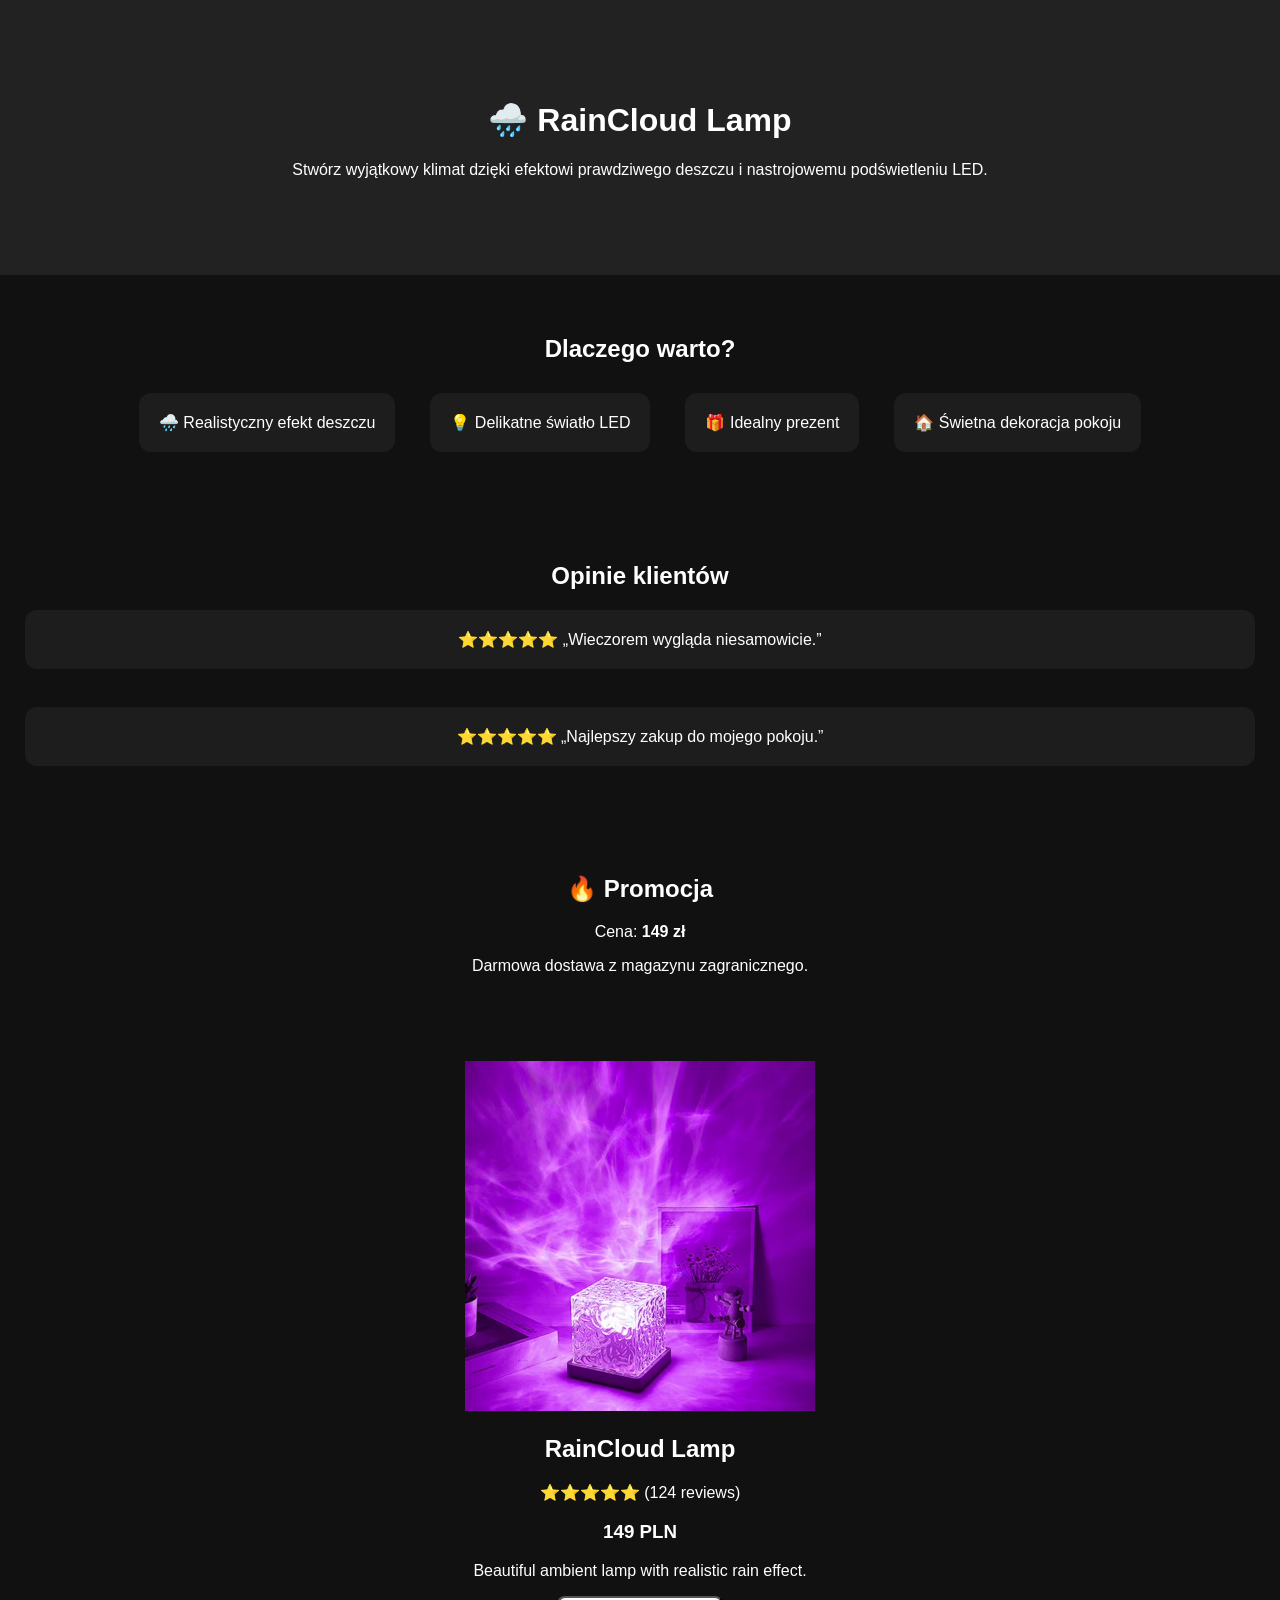
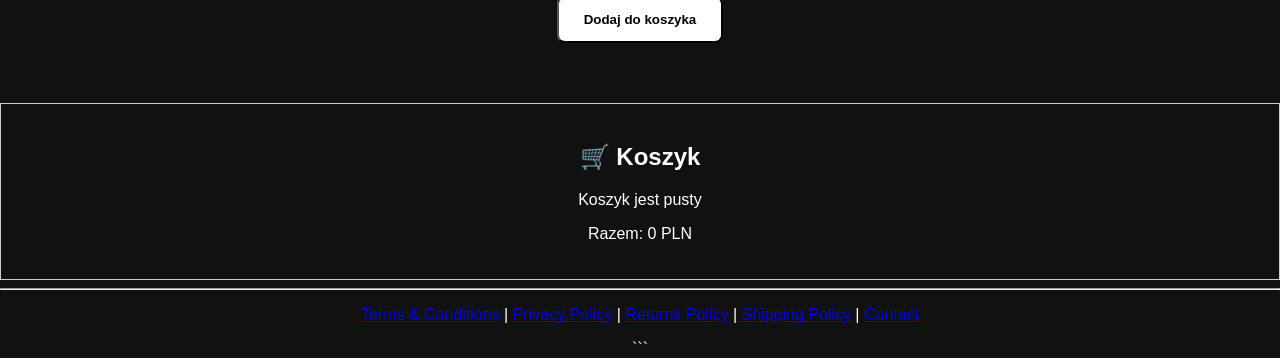
<file: index.html>
<!DOCTYPE html>
<html lang="pl">
<head>
<meta charset="UTF-8">
<meta name="viewport" content="width=device-width, initial-scale=1.0">
<title>RainCloud Lamp</title>
<link rel="stylesheet" href="style.css">
</head>

<body>

<header class="hero">
<h1>🌧️ RainCloud Lamp</h1>
<p>Stwórz wyjątkowy klimat dzięki efektowi prawdziwego deszczu i nastrojowemu podświetleniu LED.</p>



</header>

<section>

<h2>Dlaczego warto?</h2>

<div class="grid">

<div class="box">
🌧️ Realistyczny efekt deszczu
</div>

<div class="box">
💡 Delikatne światło LED
</div>

<div class="box">
🎁 Idealny prezent
</div>

<div class="box">
🏠 Świetna dekoracja pokoju
</div>

</div>

</section>

<section>

<h2>Opinie klientów</h2>

<div class="box">
⭐⭐⭐⭐⭐
„Wieczorem wygląda niesamowicie.”
</div>

<br>

<div class="box">
⭐⭐⭐⭐⭐
„Najlepszy zakup do mojego pokoju.”
</div>

</section>

<section>

<h2>🔥 Promocja</h2>

<p>
Cena: <b>149 zł</b>
</p>

<p>
Darmowa dostawa z magazynu zagranicznego.
</p>

</section>
<section id="product">

<img
src="rainlamp.avif"
width="350">

<h2>RainCloud Lamp</h2>

<p>⭐⭐⭐⭐⭐ (124 reviews)</p>

<h3>149 PLN</h3>

<p>
Beautiful ambient lamp with realistic rain effect.
</p>

<button
class="btn"
onclick="addToCart()">

Dodaj do koszyka

</button>
</section>

<section id="cart">

<h2>🛒 Koszyk</h2>

<p id="cart-items">
Koszyk jest pusty
</p>

<p id="cart-total">
Razem: 0 PLN
</p>

</section>



<footer>

<hr>

<p>

<a href="terms.html">Terms & Conditions</a>

|

<a href="privacy.html">Privacy Policy</a>

|

<a href="returns.html">Returns Policy</a>

|

<a href="shipping.html">Shipping Policy</a>

|

<a href="contact.html">Contact</a>

</p>

</footer>
```

<script src="script.js"></script>

</body>
</html>
</file>
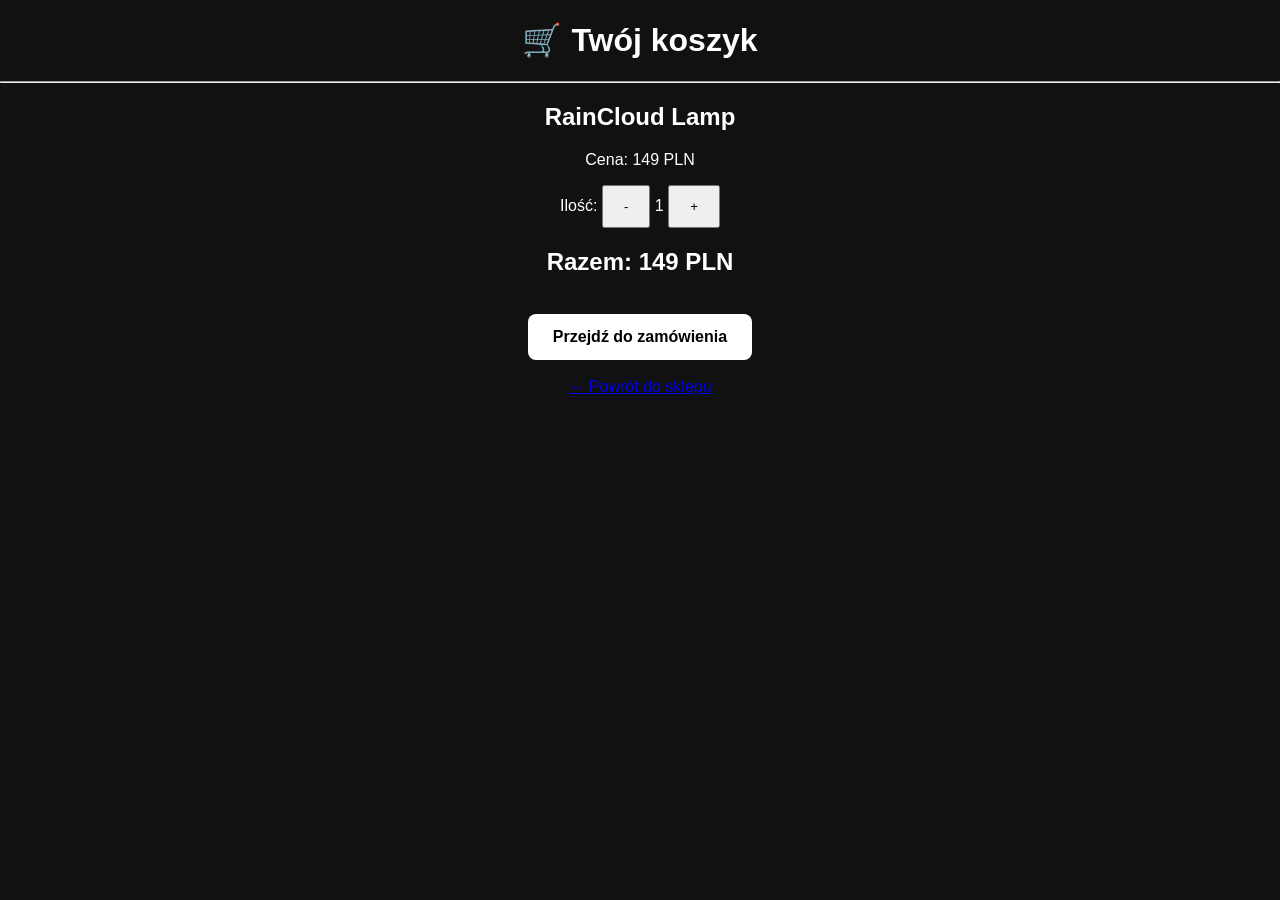
<file: cart.html>
<!DOCTYPE html>
<html lang="pl">

<head>

<meta charset="UTF-8">
<meta name="viewport" content="width=device-width, initial-scale=1.0">

<title>Koszyk</title>

<link rel="stylesheet" href="style.css">

</head>

<body>

<h1>🛒 Twój koszyk</h1>

<hr>

<h2>RainCloud Lamp</h2>

<p>Cena: 149 PLN</p>

<p>

Ilość:

<button onclick="zmniejsz()">

-

</button>

<span id="ilosc">

1

</span>

<button onclick="zwieksz()">

+

</button>

</p>

<h2>

Razem:

<span id="razem">

149 PLN

</span>

</h2>

<br>

<a class="btn" href="checkout.html">

Przejdź do zamówienia

</a>

<br><br>

<a href="index.html">

← Powrót do sklepu

</a>
<script src="script.js"></script>
</body>

</html>
</file>
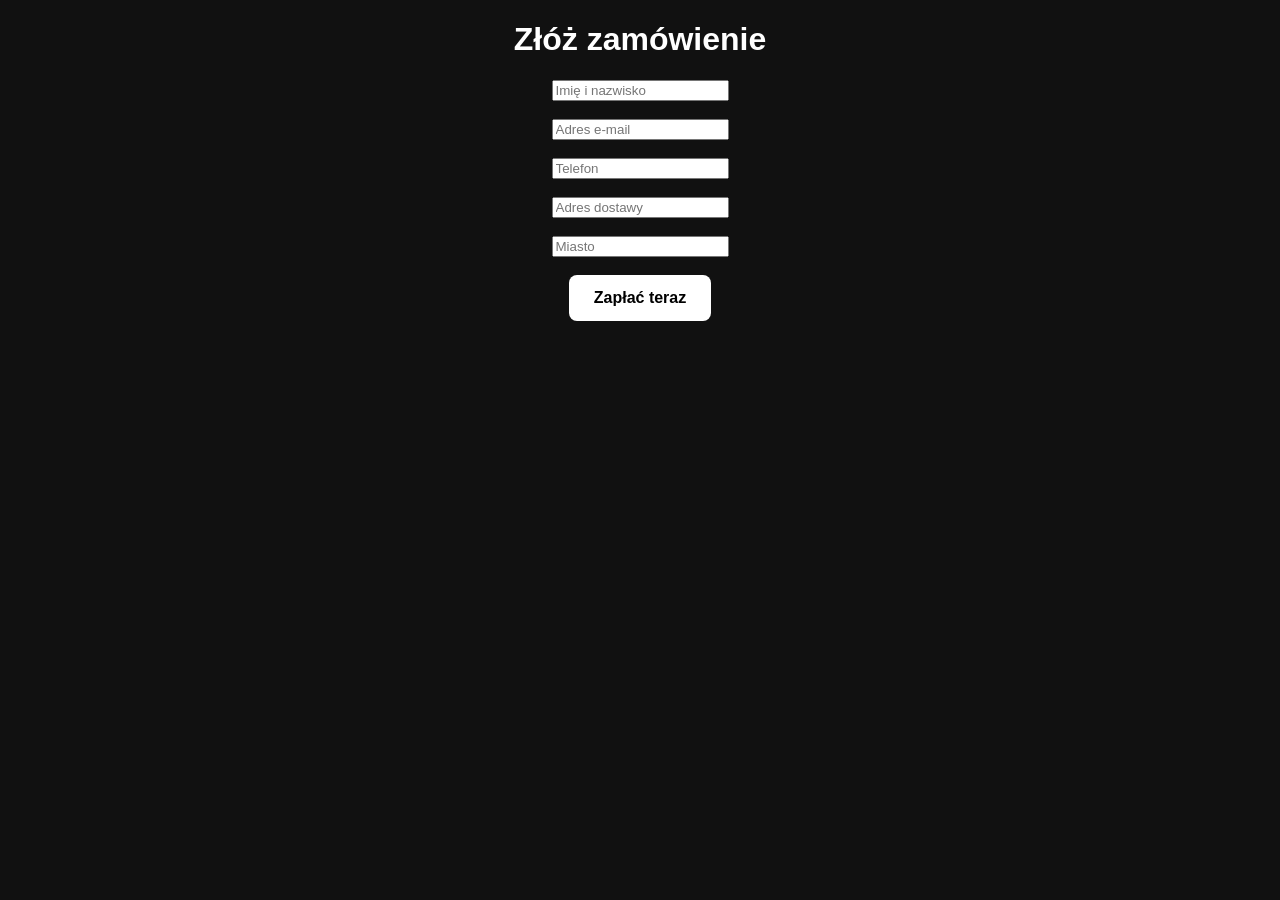
<file: checkout.html>
<!DOCTYPE html>
<html lang="pl">

<head>

<meta charset="UTF-8">

<meta name="viewport"
content="width=device-width, initial-scale=1.0">

<title>Zamówienie</title>

<link rel="stylesheet"
href="style.css">

</head>

<body>

<h1>Złóż zamówienie</h1>

<form id="orderForm">

<input
type="text"
id="imie"
placeholder="Imię i nazwisko"
required>

<br><br>

<input
type="email"
id="email"
placeholder="Adres e-mail"
required>

<br><br>

<input
type="text"
id="telefon"
placeholder="Telefon"
required>

<br><br>

<input
type="text"
id="adres"
placeholder="Adres dostawy"
required>

<br><br>

<input
type="text"
id="miasto"
placeholder="Miasto"
required>

<br><br>

<input
type="hidden"
id="ilosc"
value="1">

<a
class="btn"
href="https://buy.stripe.com/test_aFadRbak63jy0et2HJfUQ00">

Zapłać teraz

</a>


</form>

<p id="wynik"></p>

<script src="script.js"></script>

</body>

</html>
</file>
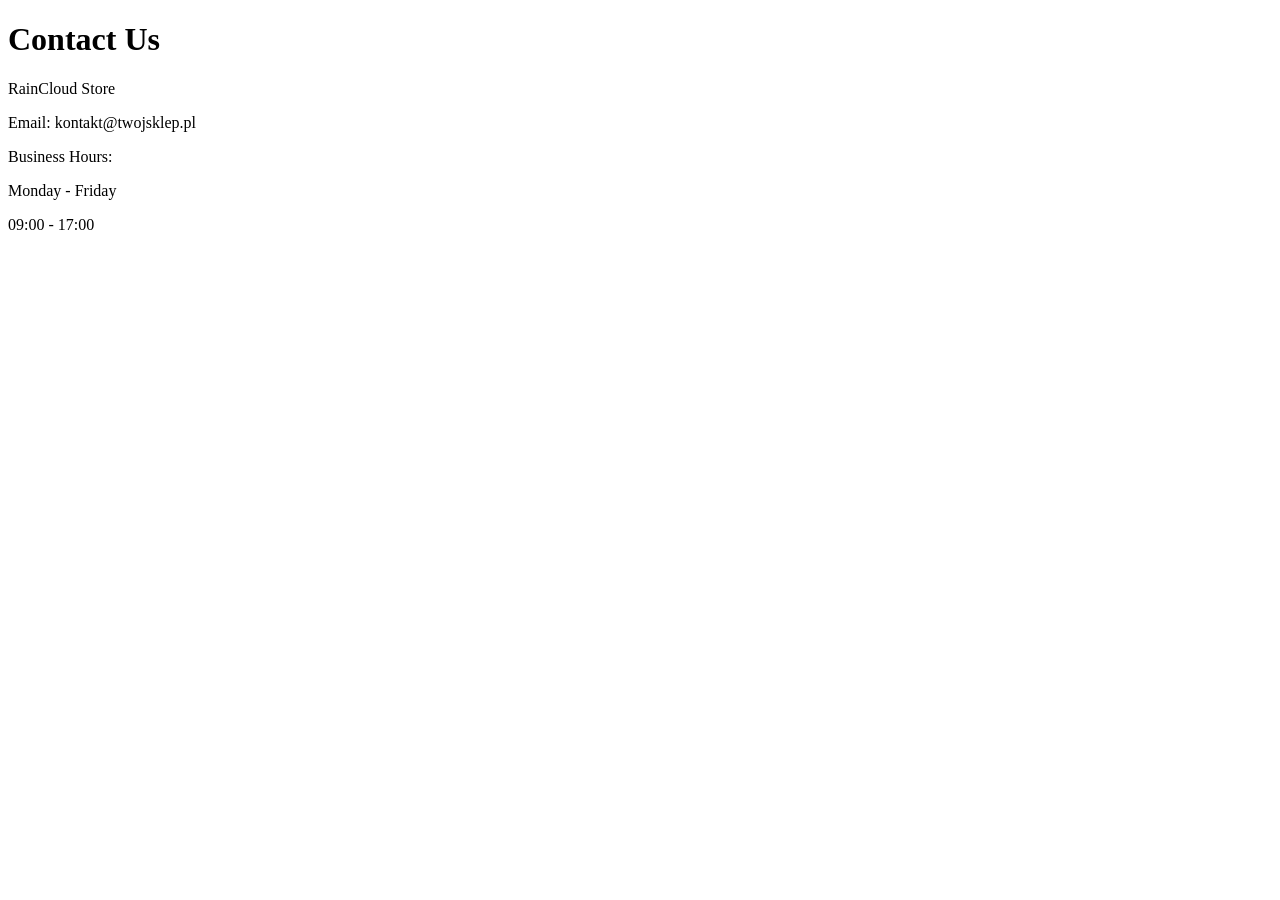
<file: contact.html>
<!DOCTYPE html>
<html lang="en">
<head>
<meta charset="UTF-8">
<title>Contact</title>
</head>
<body>

<h1>Contact Us</h1>

<p>RainCloud Store</p>

<p>Email: kontakt@twojsklep.pl</p>

<p>Business Hours:</p>

<p>Monday - Friday</p>

<p>09:00 - 17:00</p>

</body>
</html>
</file>
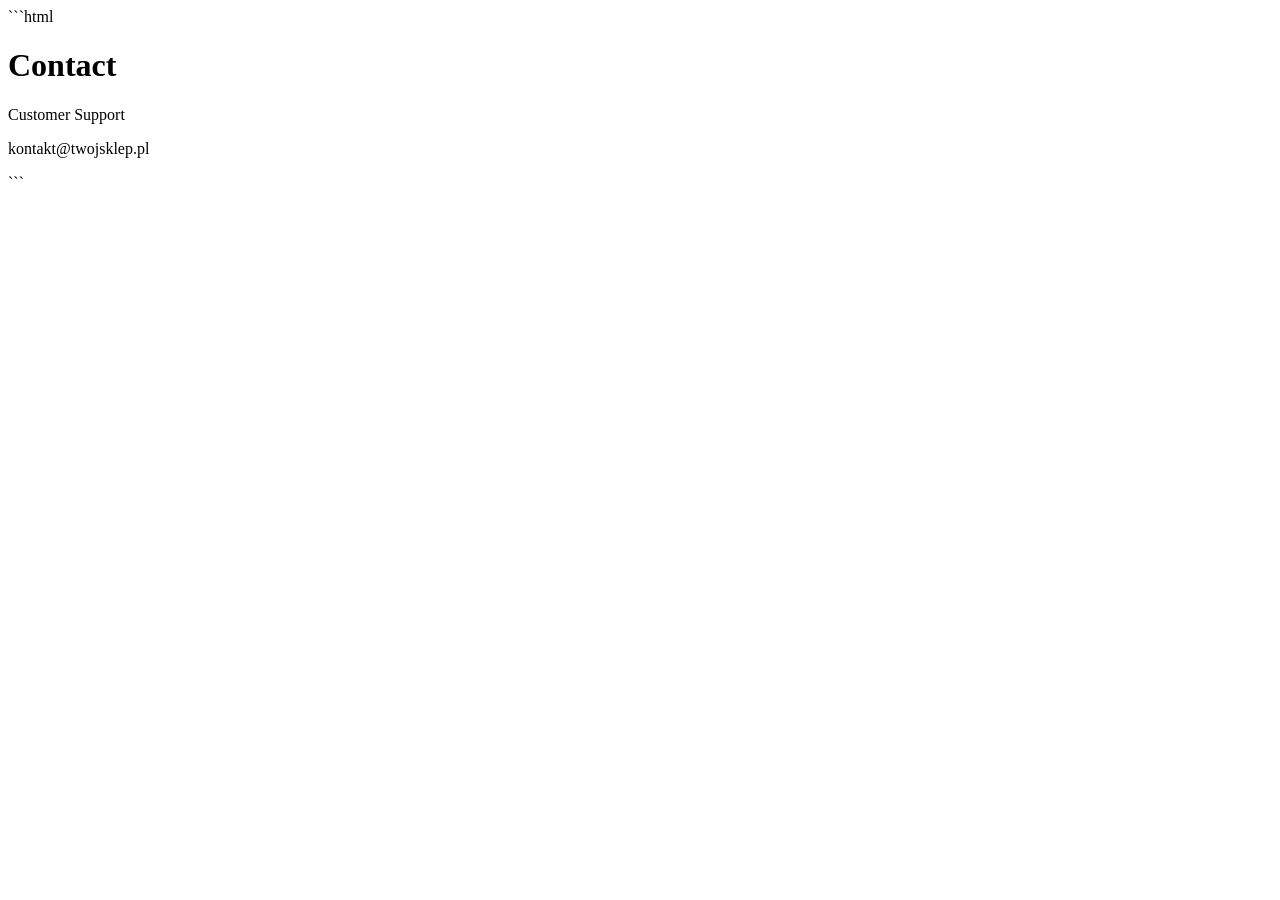
<file: kontakt.html>
```html
<!DOCTYPE html>
<html lang="en">

<head>
<meta charset="UTF-8">
<title>Contact</title>
</head>

<body>

<h1>Contact</h1>

<p>
Customer Support
</p>

<p>
kontakt@twojsklep.pl
</p>

</body>

</html>
```
</file>
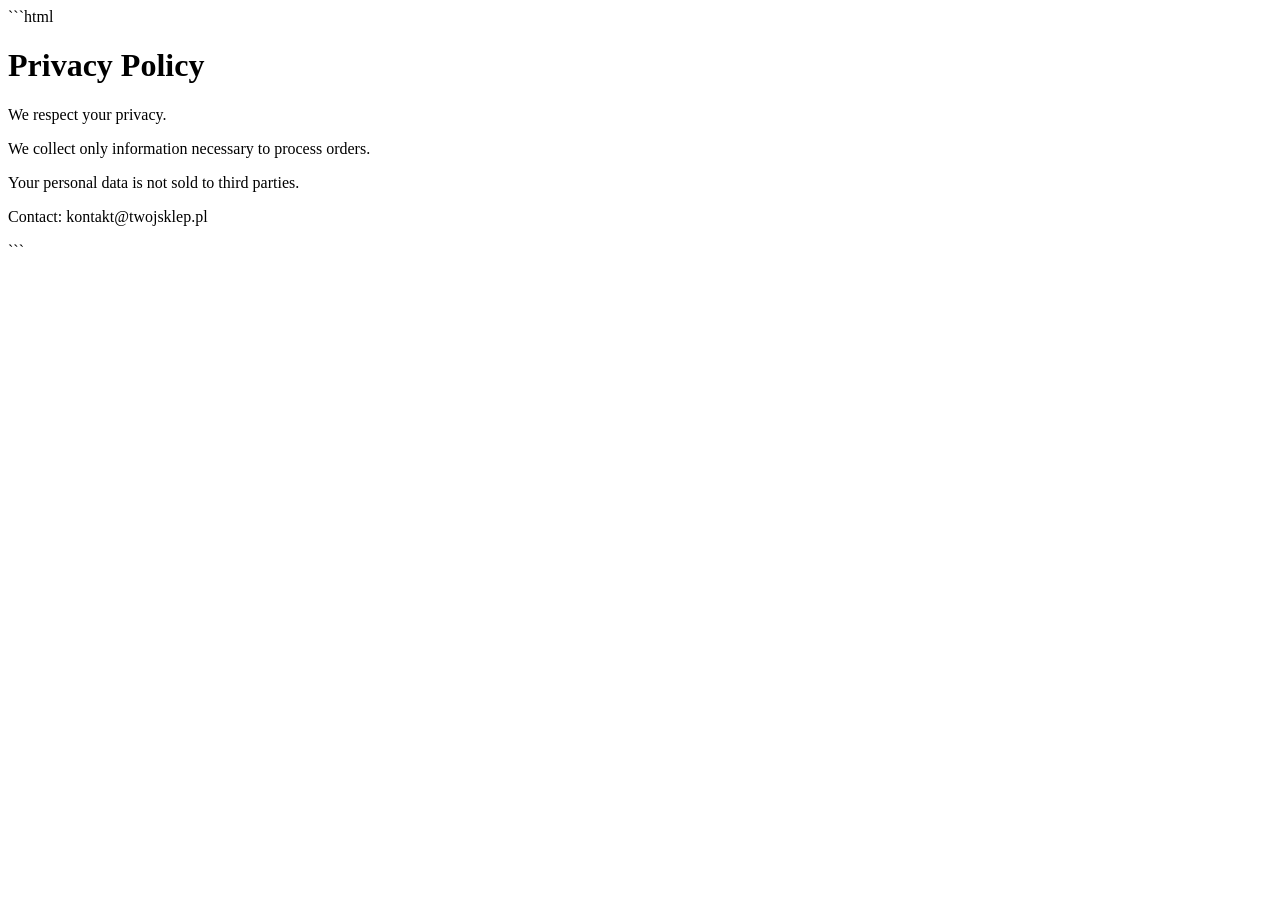
<file: polityka-prywatnosci.html>
```html
<!DOCTYPE html>
<html lang="en">

<head>
<meta charset="UTF-8">
<title>Privacy Policy</title>
</head>

<body>

<h1>Privacy Policy</h1>

<p>
We respect your privacy.
</p>

<p>
We collect only information necessary to process orders.
</p>

<p>
Your personal data is not sold to third parties.
</p>

<p>
Contact:
kontakt@twojsklep.pl
</p>

</body>

</html>
```
</file>
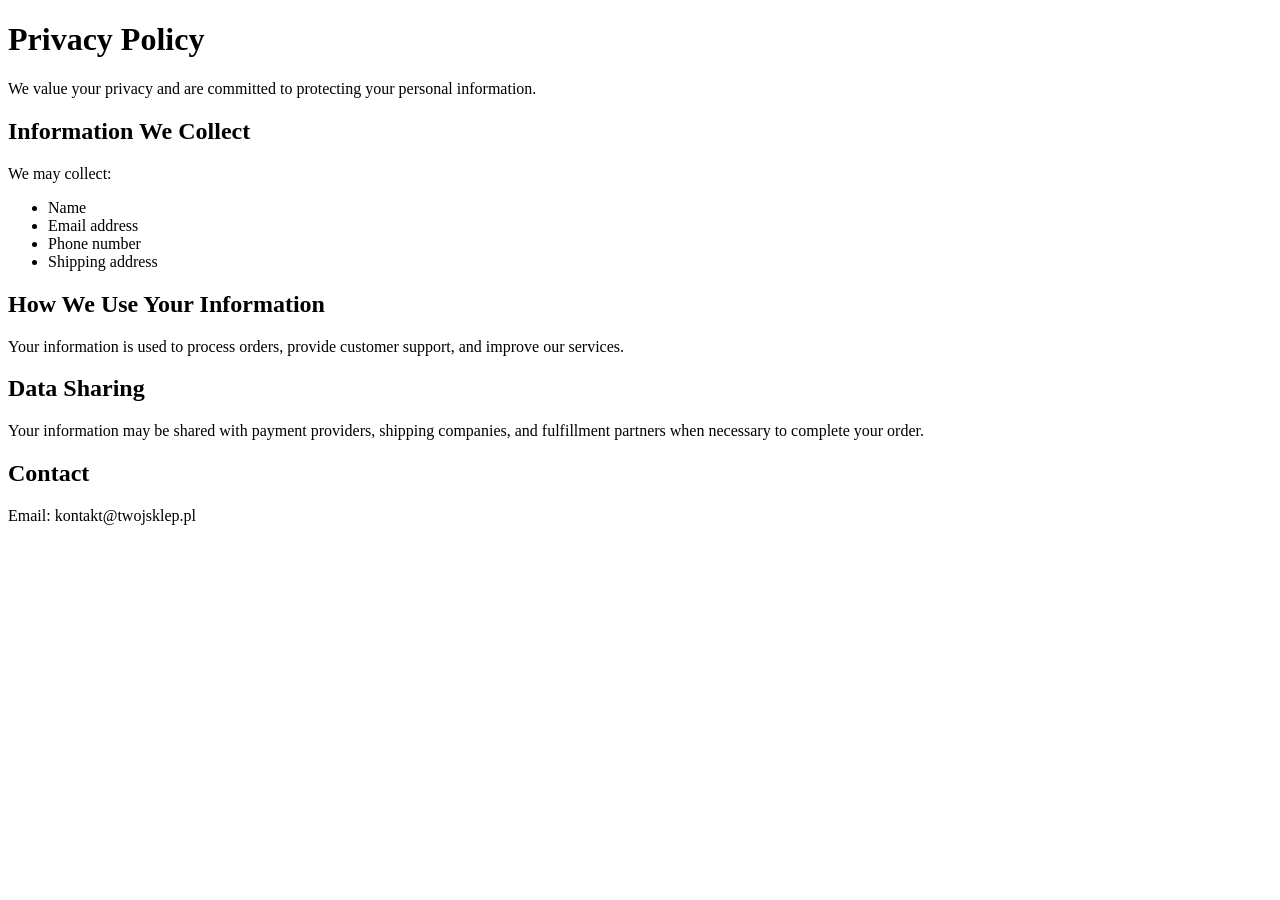
<file: privacy.html>
<!DOCTYPE html>
<html lang="en">
<head>
<meta charset="UTF-8">
<title>Privacy Policy</title>
</head>
<body>

<h1>Privacy Policy</h1>

<p>We value your privacy and are committed to protecting your personal information.</p>

<h2>Information We Collect</h2>

<p>We may collect:</p>

<ul>
<li>Name</li>
<li>Email address</li>
<li>Phone number</li>
<li>Shipping address</li>
</ul>

<h2>How We Use Your Information</h2>

<p>Your information is used to process orders, provide customer support, and improve our services.</p>

<h2>Data Sharing</h2>

<p>Your information may be shared with payment providers, shipping companies, and fulfillment partners when necessary to complete your order.</p>

<h2>Contact</h2>

<p>Email: kontakt@twojsklep.pl</p>

</body>
</html>
</file>
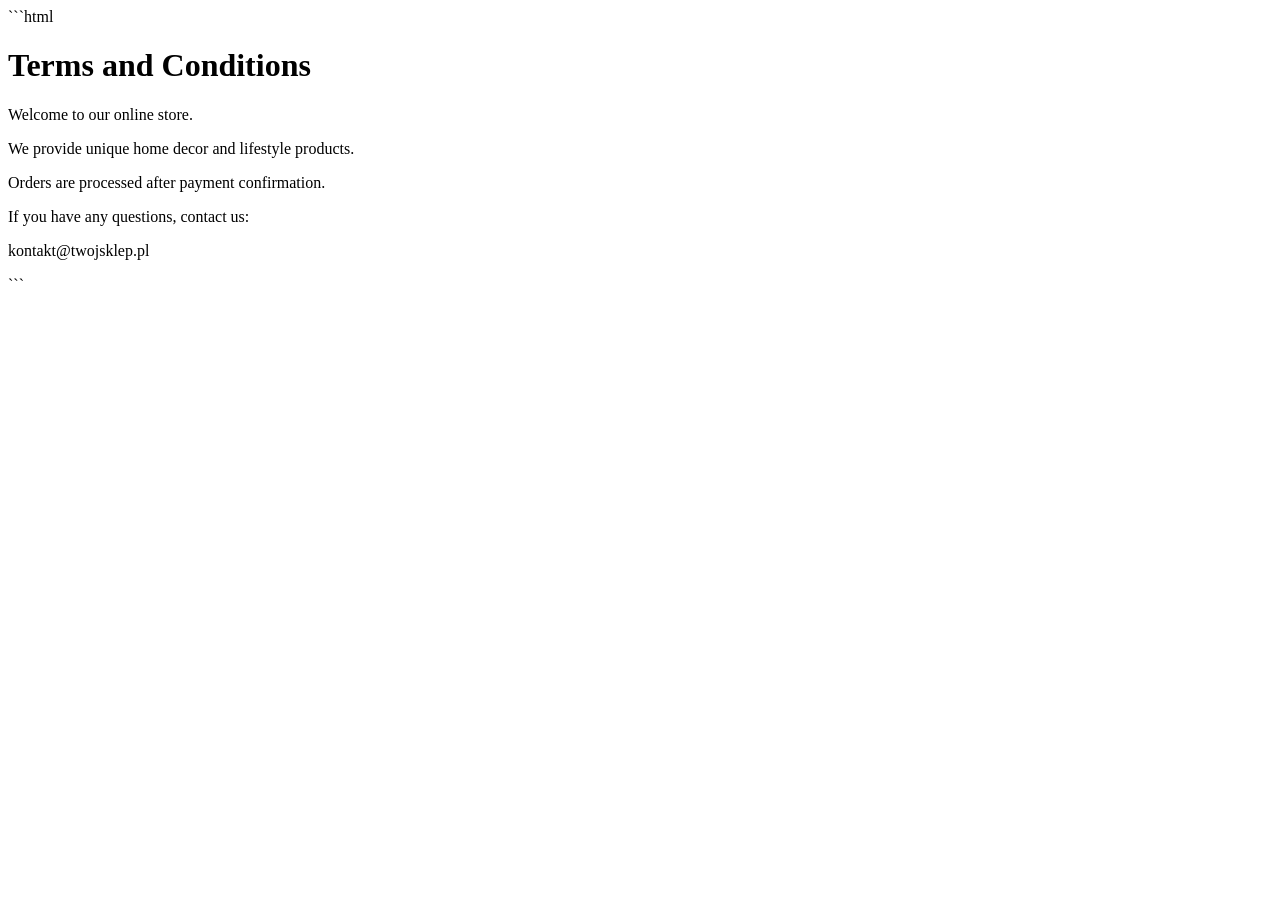
<file: regulamin.html>
```html
<!DOCTYPE html>
<html lang="en">

<head>
<meta charset="UTF-8">
<title>Terms and Conditions</title>
</head>

<body>

<h1>Terms and Conditions</h1>

<p>
Welcome to our online store.
</p>

<p>
We provide unique home decor and lifestyle products.
</p>

<p>
Orders are processed after payment confirmation.
</p>

<p>
If you have any questions, contact us:
</p>

<p>
kontakt@twojsklep.pl
</p>

</body>

</html>
```
</file>
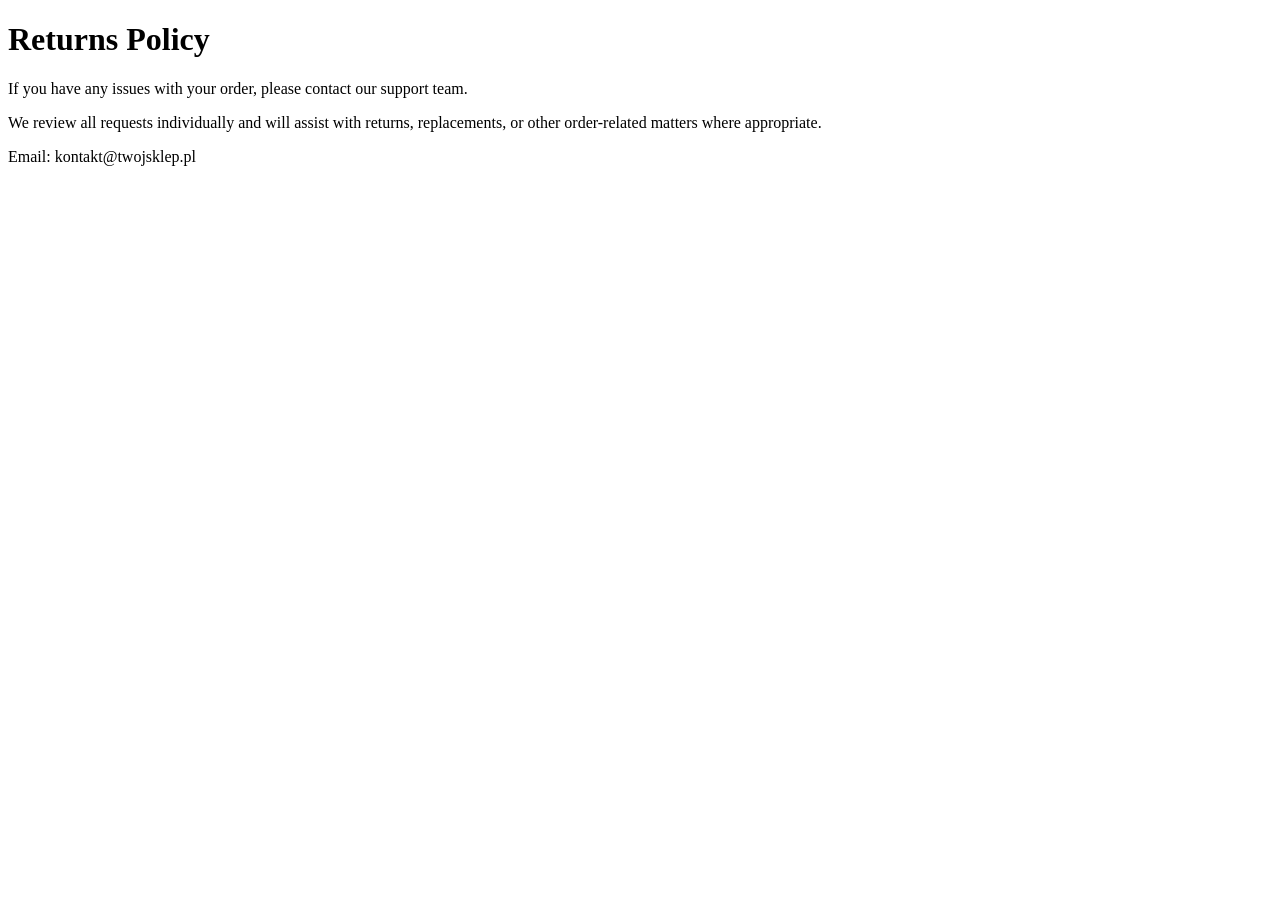
<file: returns.html>
<!DOCTYPE html>
<html lang="en">
<head>
<meta charset="UTF-8">
<title>Returns Policy</title>
</head>
<body>

<h1>Returns Policy</h1>

<p>If you have any issues with your order, please contact our support team.</p>

<p>We review all requests individually and will assist with returns, replacements, or other order-related matters where appropriate.</p>

<p>Email: kontakt@twojsklep.pl</p>

</body>
</html>
</file>
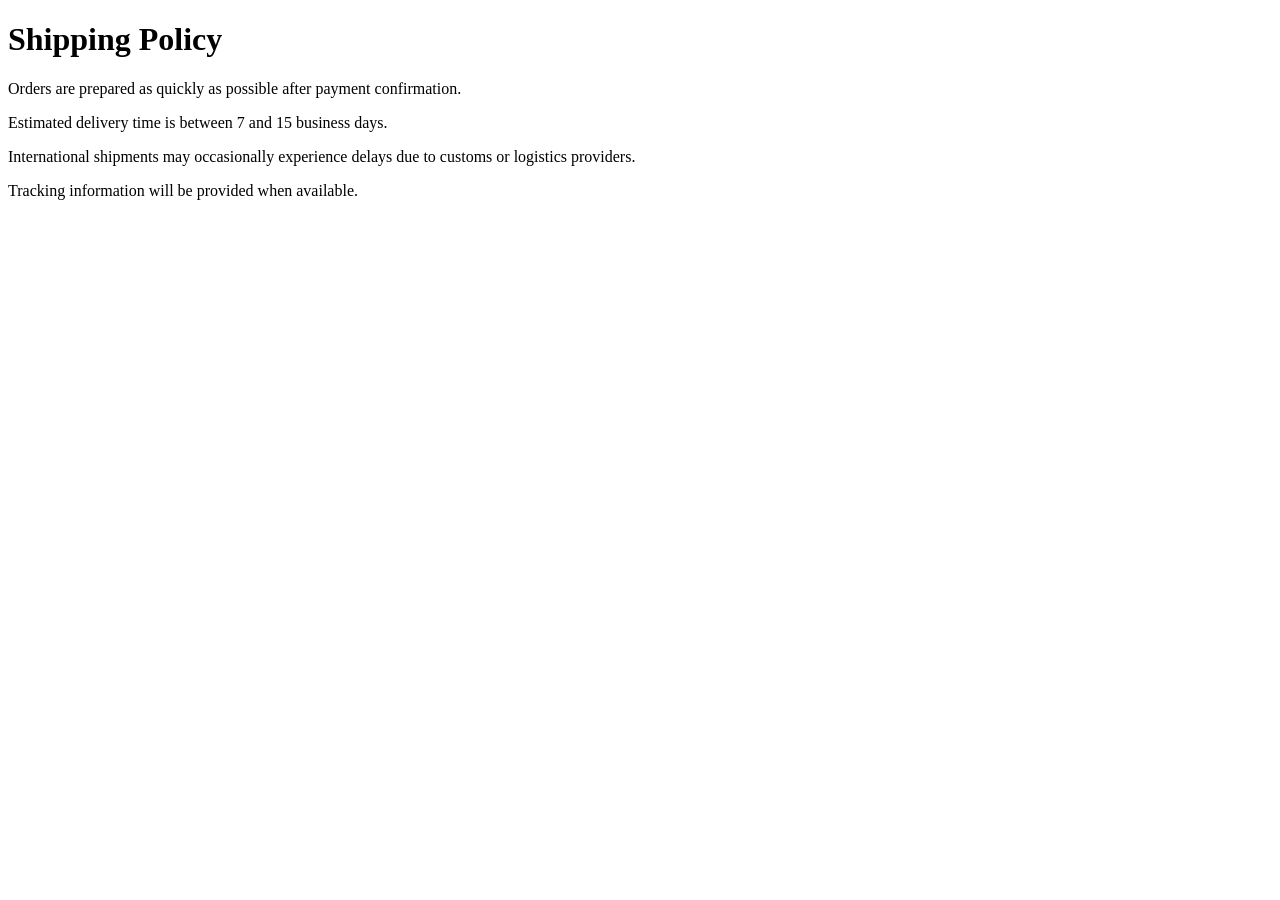
<file: shipping.html>
<!DOCTYPE html>
<html lang="en">
<head>
<meta charset="UTF-8">
<title>Shipping Policy</title>
</head>
<body>

<h1>Shipping Policy</h1>

<p>Orders are prepared as quickly as possible after payment confirmation.</p>

<p>Estimated delivery time is between 7 and 15 business days.</p>

<p>International shipments may occasionally experience delays due to customs or logistics providers.</p>

<p>Tracking information will be provided when available.</p>

</body>
</html>
</file>
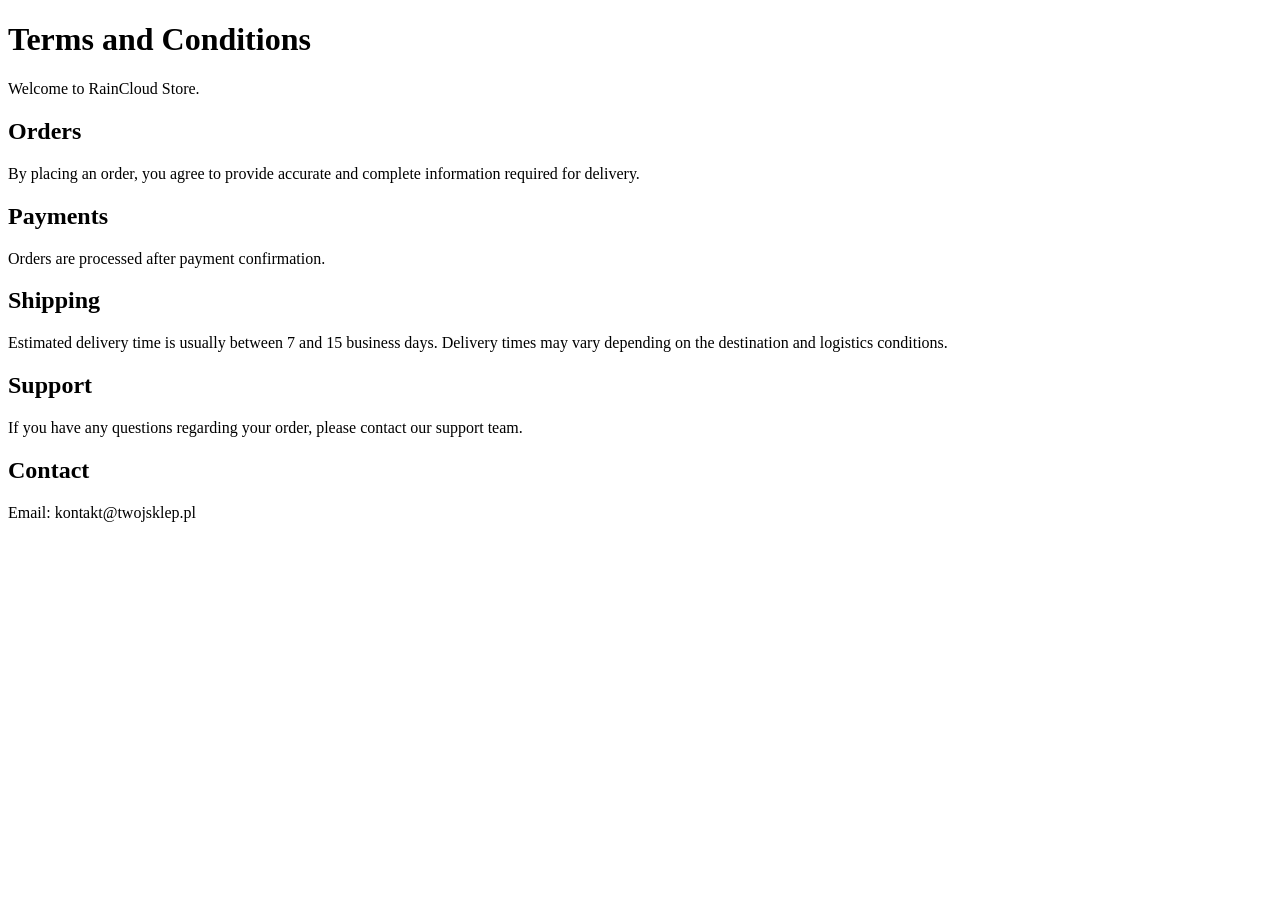
<file: terms.html>
<!DOCTYPE html>
<html lang="en">
<head>
<meta charset="UTF-8">
<title>Terms and Conditions</title>
</head>
<body>

<h1>Terms and Conditions</h1>

<p>Welcome to RainCloud Store.</p>

<h2>Orders</h2>

<p>By placing an order, you agree to provide accurate and complete information required for delivery.</p>

<h2>Payments</h2>

<p>Orders are processed after payment confirmation.</p>

<h2>Shipping</h2>

<p>Estimated delivery time is usually between 7 and 15 business days. Delivery times may vary depending on the destination and logistics conditions.</p>

<h2>Support</h2>

<p>If you have any questions regarding your order, please contact our support team.</p>

<h2>Contact</h2>

<p>Email: kontakt@twojsklep.pl</p>

</body>
</html>
</file>
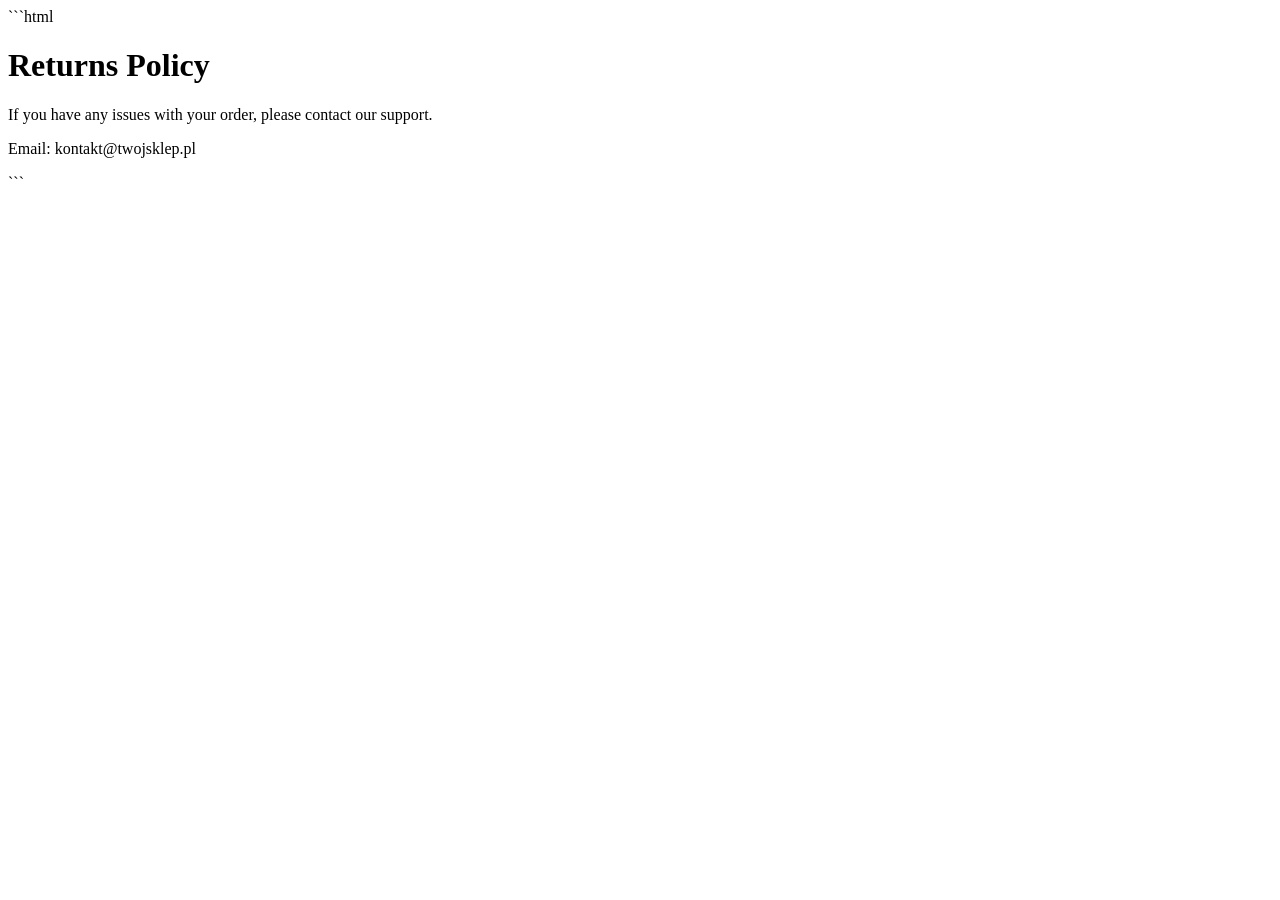
<file: zwroty.html>
```html
<!DOCTYPE html>
<html lang="en">

<head>
<meta charset="UTF-8">
<title>Returns</title>
</head>

<body>

<h1>Returns Policy</h1>

<p>
If you have any issues with your order, please contact our support.
</p>

<p>
Email:
kontakt@twojsklep.pl
</p>

</body>

</html>
```
</file>
<file: style.css>
body{font-family:Arial;margin:0;background:#111;color:#fff;text-align:center}
.hero{padding:80px 20px;background:#222}
.grid{display:flex;justify-content:center;gap:15px;flex-wrap:wrap}
.box{background:#1d1d1d;padding:20px;border-radius:12px;margin:10px}
.btn{background:#fff;color:#000;padding:14px 25px;text-decoration:none;border-radius:8px;font-weight:bold;display:inline-block}
section{padding:40px 15px}
#product{
text-align:center;
padding:30px;
}

#cart{
margin-top:30px;
padding:20px;
border:1px solid #ccc;
text-align:center;
}

button{
padding:12px 20px;
cursor:pointer;
}
.produkt{

width:350px;

border-radius:20px;

box-shadow:0px 5px 20px rgba(0,0,0,0.2);

}
</file>
